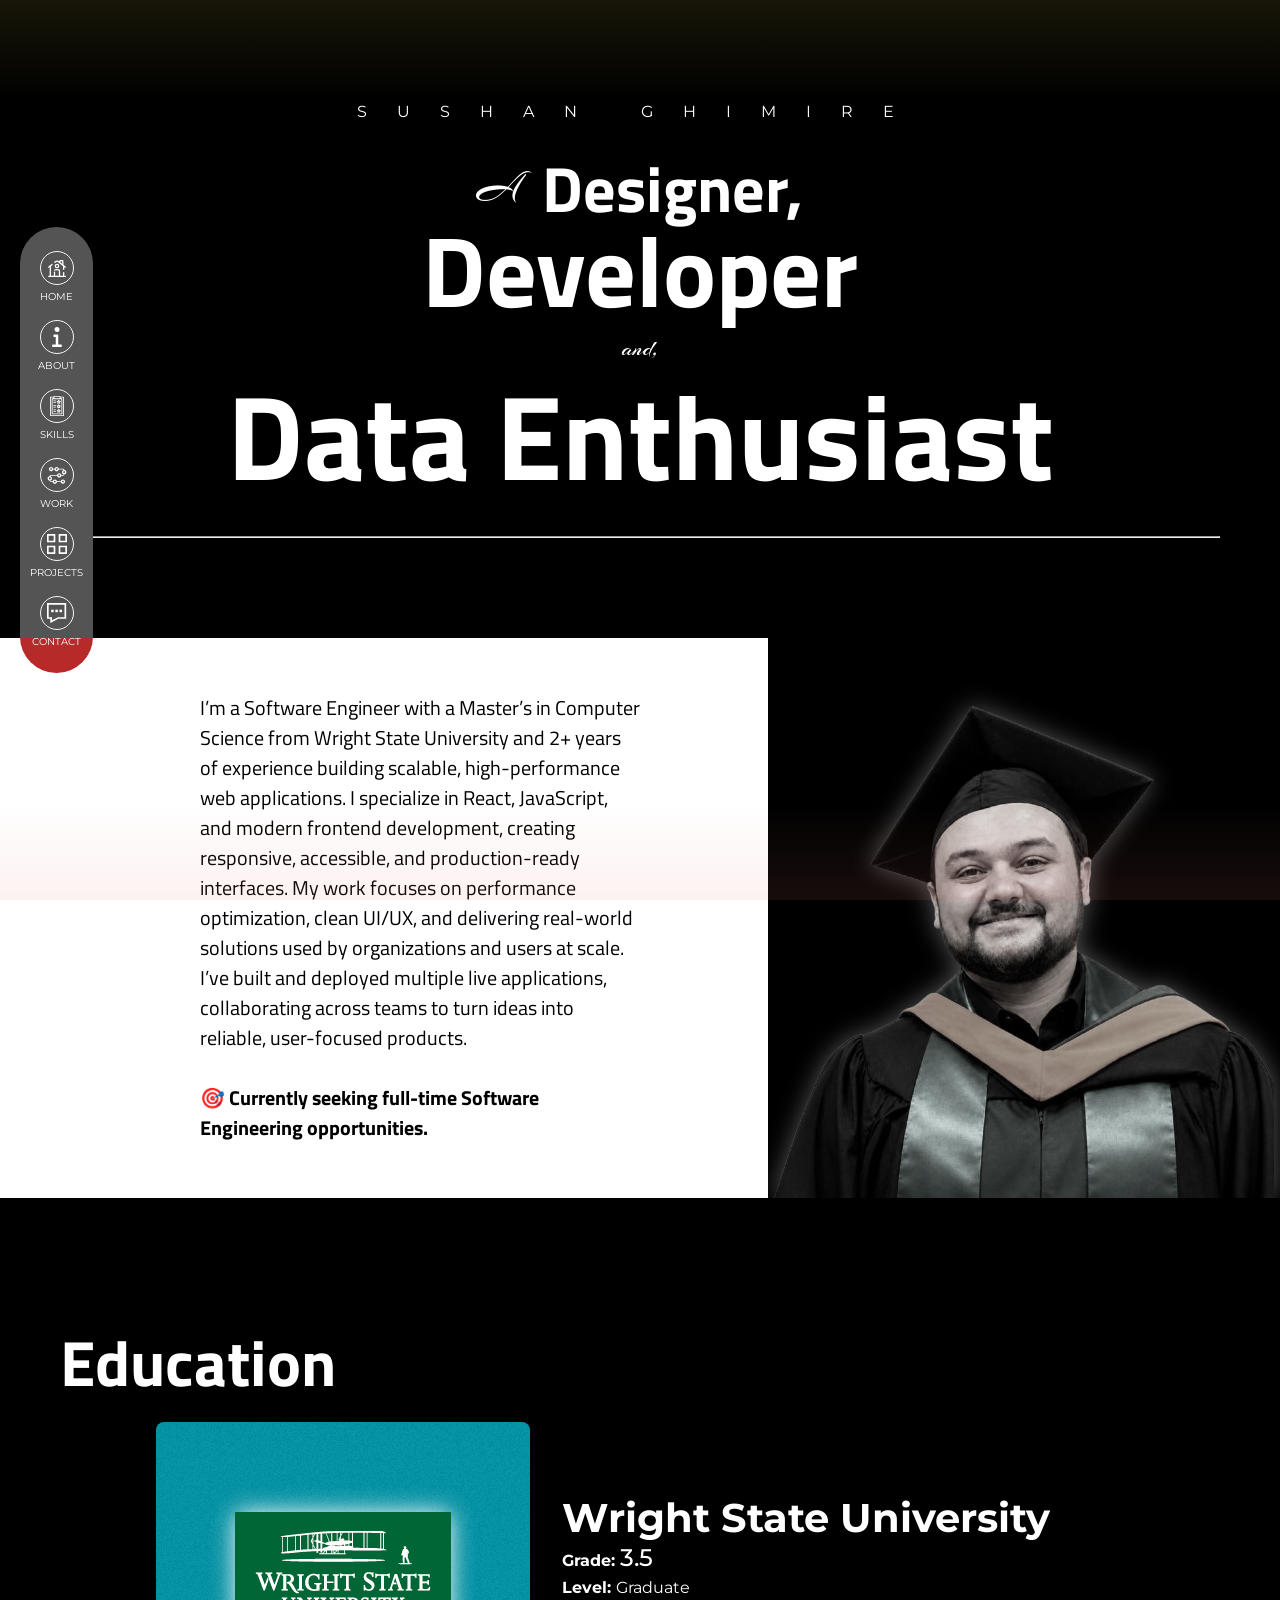
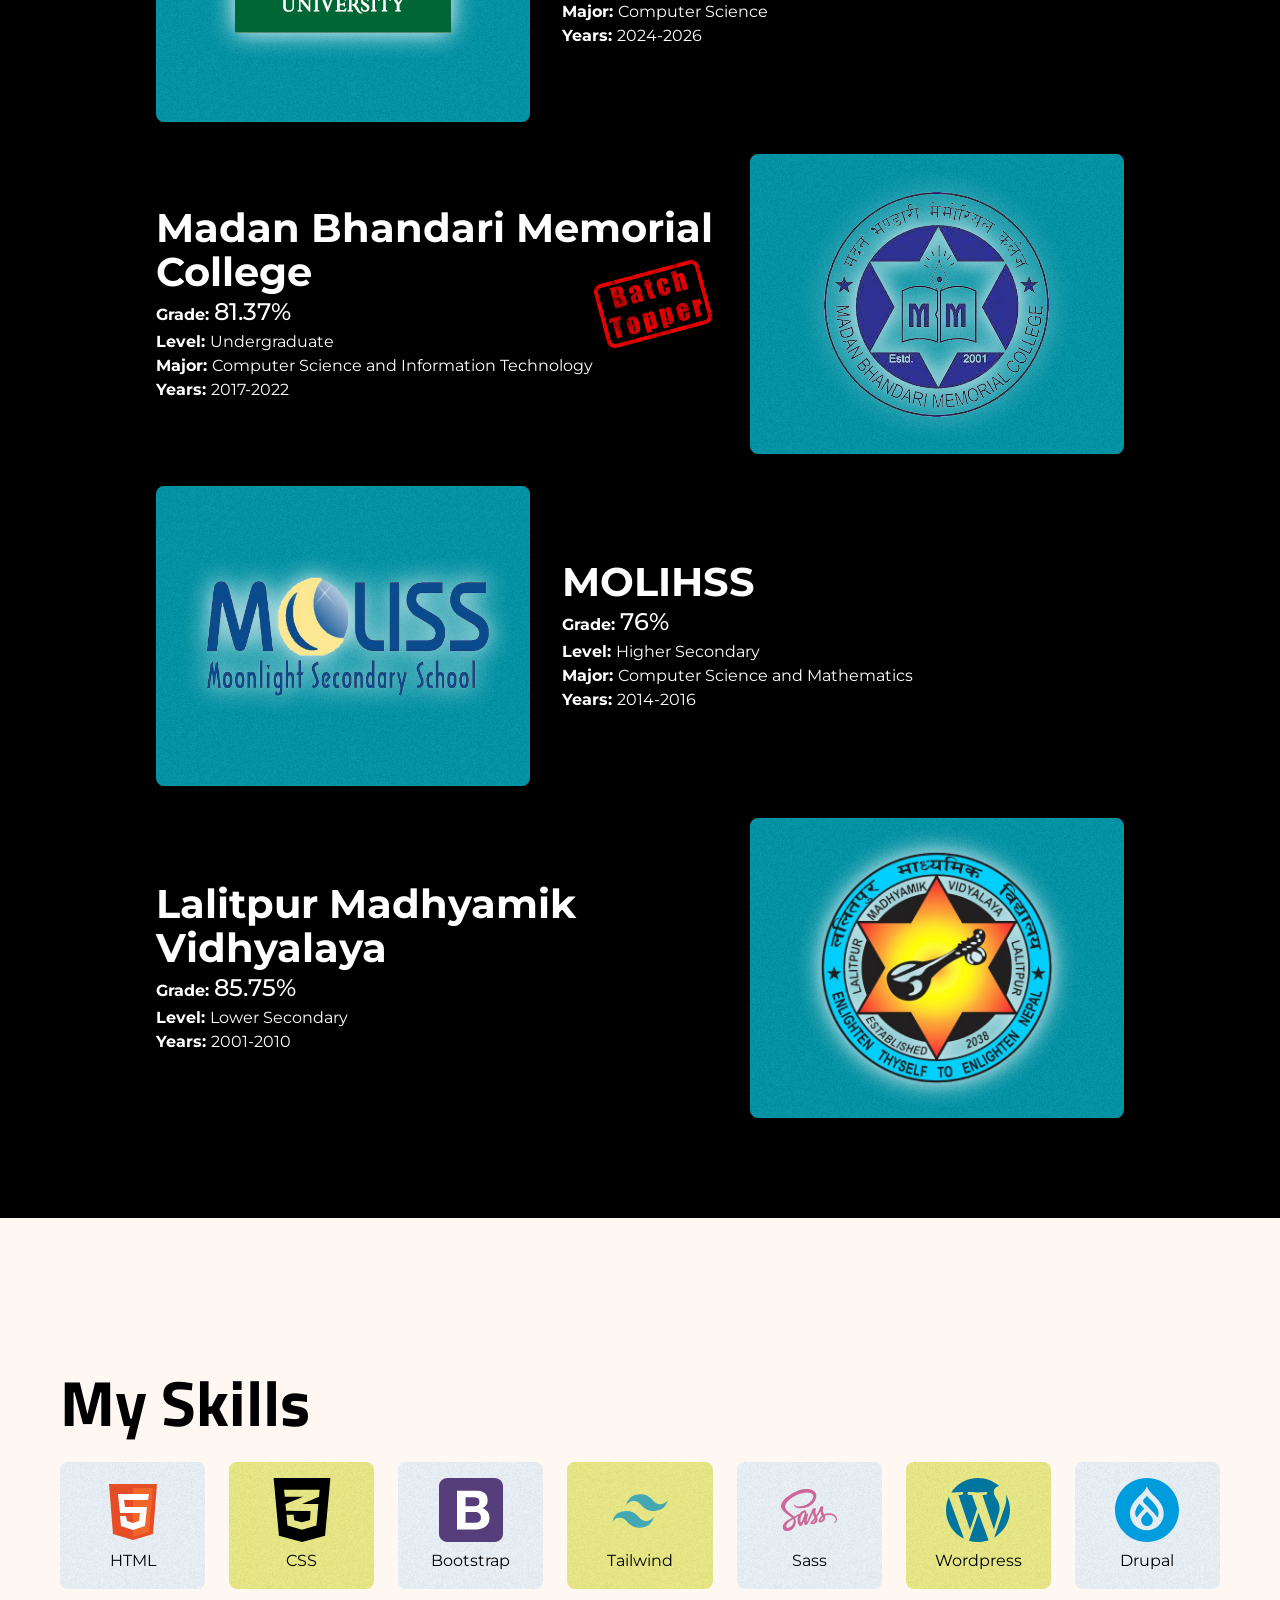
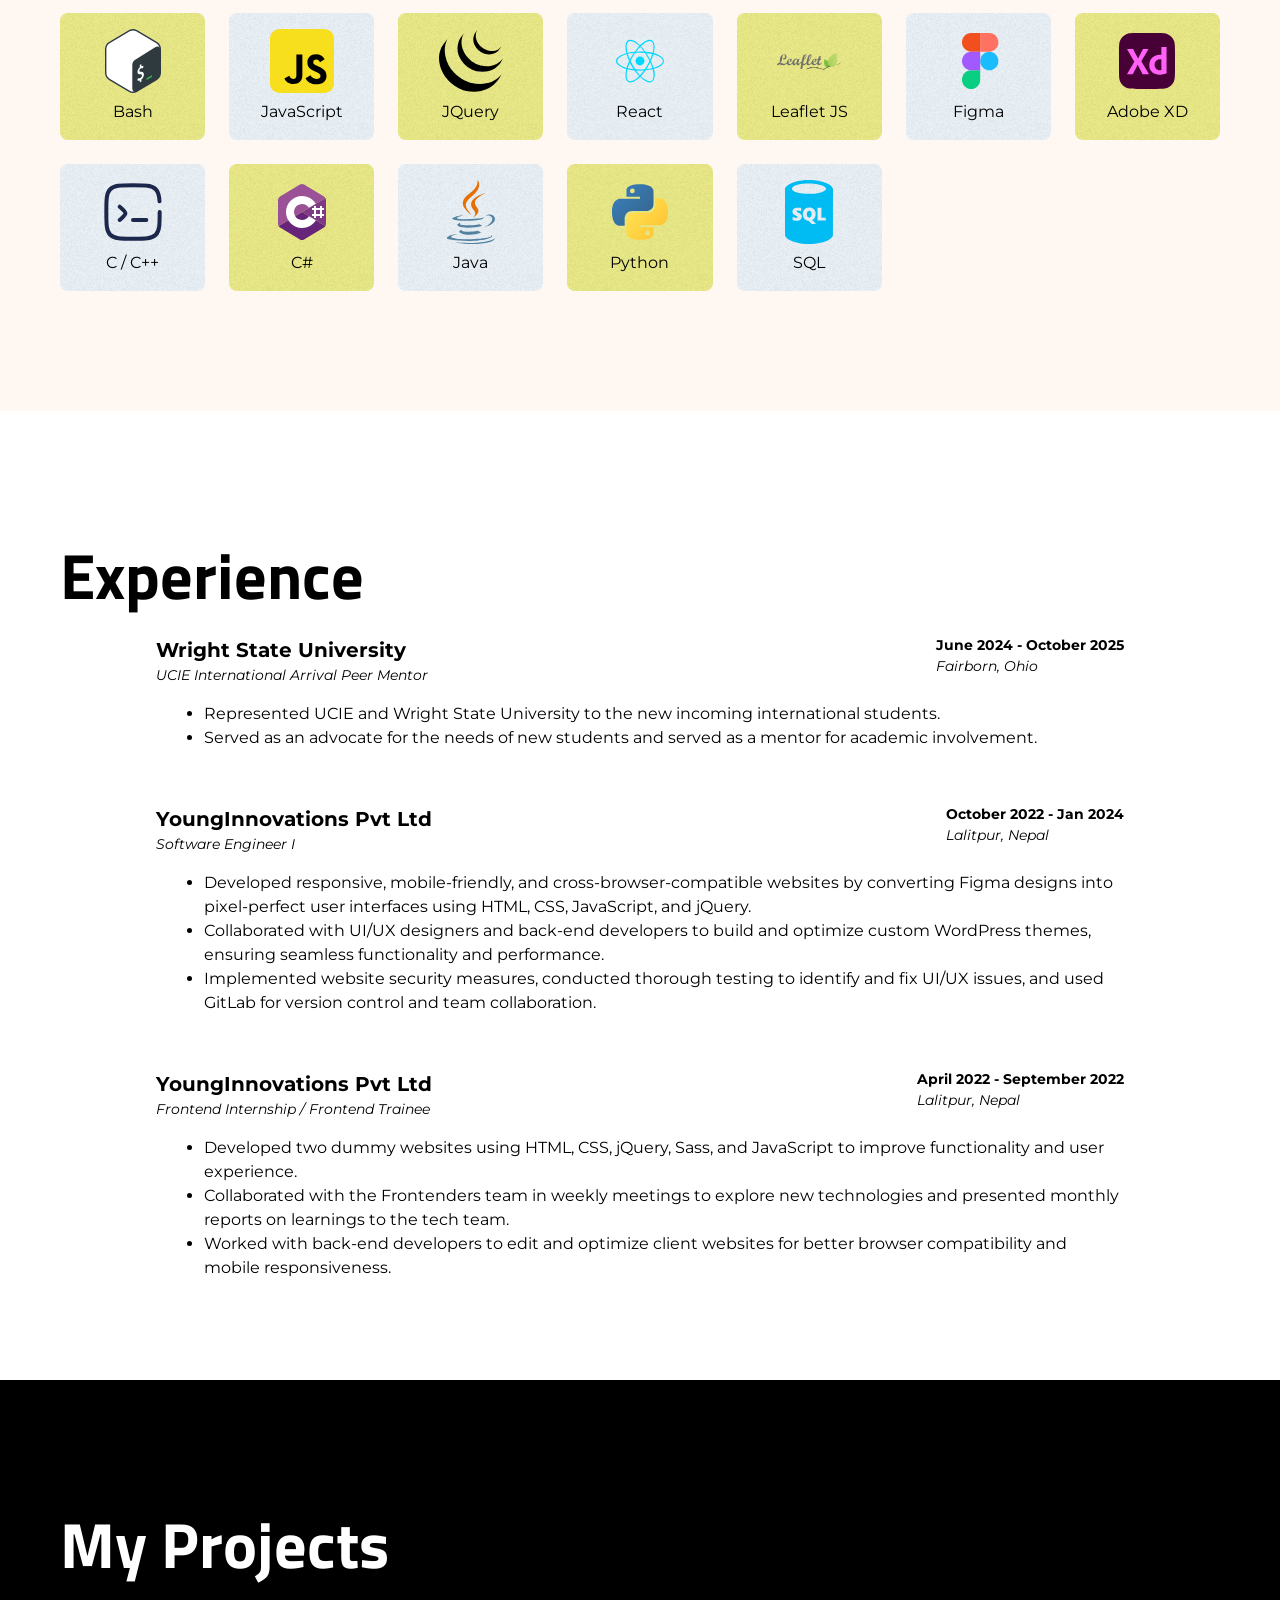
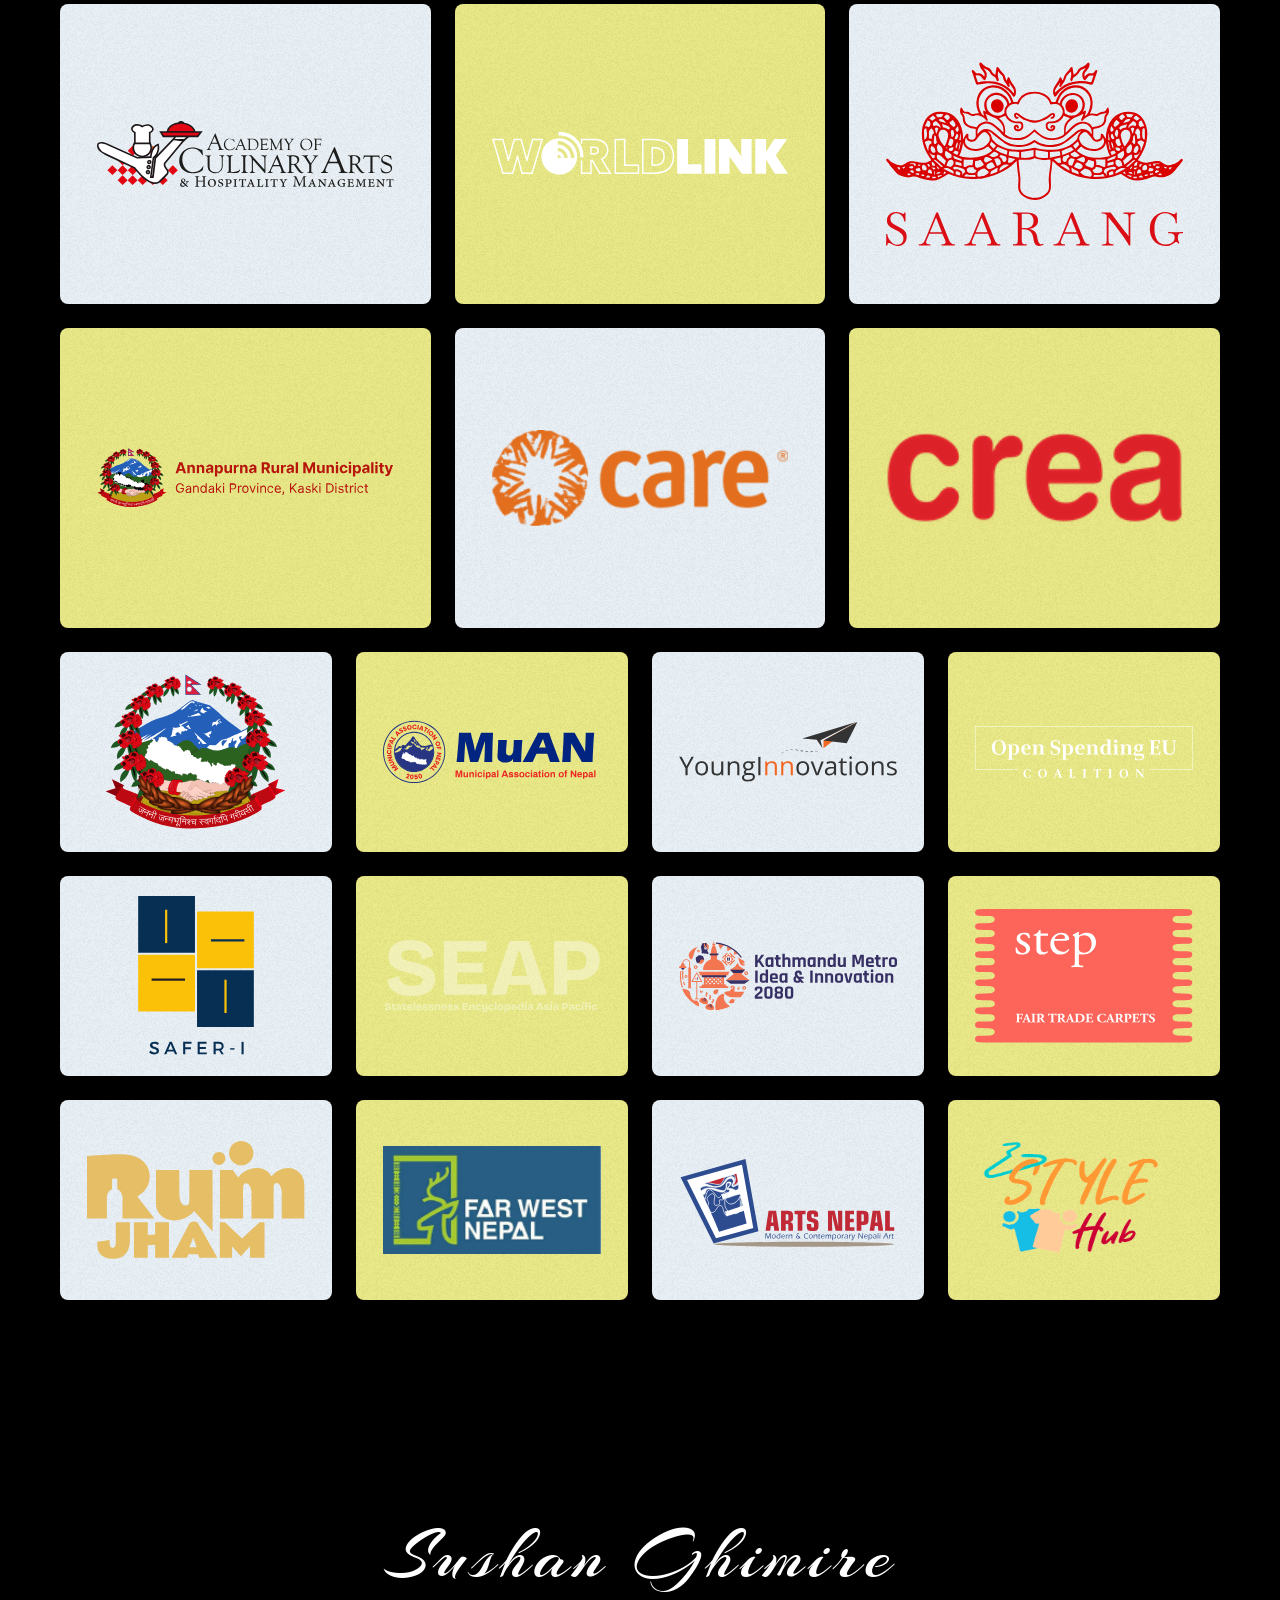
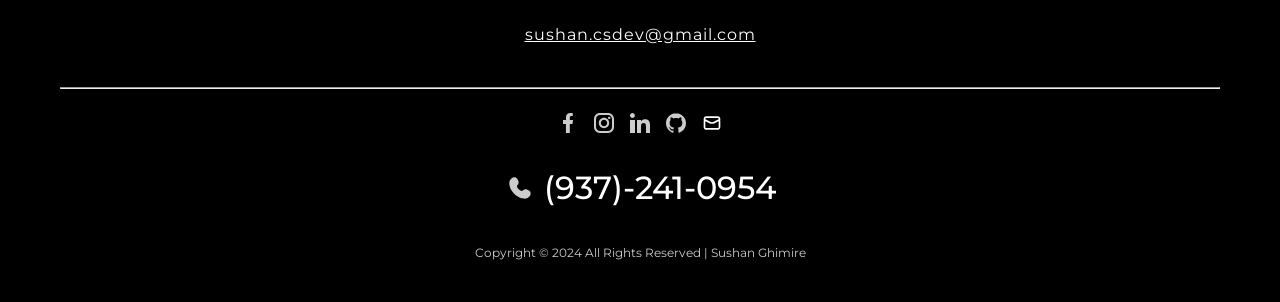
<file: index.html>
<!DOCTYPE html>
<html lang="en">

<head>
    <meta charset="UTF-8">
    <meta name="viewport" content="width=device-width, initial-scale=1.0">
    <link rel="stylesheet" href="./scss/styles.css">
    <title>Sushan's Portfolio</title>
</head>

<body>

    <!-- <div class="loader">
        <div class="load-text font-titillium">0%</div>
    </div> -->

    <div class="transparent-wrapper">

    </div>
    <div class="blur-container">

        <nav>
            <div class="nav-item nav-home">
                <div class="nav-img">
                    <img src="./img/nav-home.svg" alt="" srcset="">
                </div>
                <p class="nav-name">Home</p>
            </div>
            <div class="nav-item nav-about">
                <div class="nav-img">
                    <img src="./img/nav-about.svg" alt="" srcset="">
                </div>
                <p class="nav-name">About</p>
            </div>
            <div class="nav-item nav-skills">
                <div class="nav-img">
                    <img src="./img/nav-skills.svg" alt="" srcset="">
                </div>
                <p class="nav-name">Skills</p>
            </div>
            <div class="nav-item nav-works">
                <div class="nav-img">
                    <img src="./img/nav-work.svg" alt="" srcset="">
                </div>
                <p class="nav-name">Work</p>
            </div>
            <div class="nav-item nav-projects">
                <div class="nav-img">
                    <img src="./img/nav-projects.svg" alt="" srcset="">
                </div>
                <p class="nav-name">Projects</p>
            </div>
            <div class="nav-item nav-contact">
                <div class="nav-img">
                    <img src="./img/nav-contact.svg" alt="" srcset="">
                </div>
                <p class="nav-name">Contact</p>
            </div>
        </nav>

        <header id="header">
            <div class="header-container container">
                <p class="header-name">Sushan Ghimire</p>
                <div class="header-designation font-titillium">
                    <div class="previous">
                        <p class="a font-arizonia">A</p>
                        <p class="roles">Designer,</p>
                    </div>
                    <p class="next">Developer</p>
                    <p class="font-arizonia and">and,</p>
                    <p class="next-data">Data Enthusiast</p>
                </div>
                <hr style="color: red;">
            </div>
        </header>

        <section class="about-section">
            <div class="about-content">
                <p>I’m a Software Engineer with a Master’s in Computer Science from Wright State University and 2+ years of experience building scalable, high-performance web applications. I specialize in React, JavaScript, and modern frontend development, creating responsive, accessible, and production-ready interfaces. My work focuses on performance optimization, clean UI/UX, and delivering real-world solutions used by organizations and users at scale.
<br>
I’ve built and deployed multiple live applications, collaborating across teams to turn ideas into reliable, user-focused products.
<br>
                    <br>
                    <span style="font-weight:bold;">🎯 Currently seeking full-time Software Engineering opportunities.</span>
                </p>
            </div>
            <div class="about-image">
                <img src="./img/sushan-photo-gradbg.png" alt="Sushan photo" class="about-img">
            </div>
        </section>

        <section class="education-section">
            <div class="container">
                <p class="section-topic">Education</p>

                <div class="education-container">

                    <div class="education-item wright">
                        <div class="image">
                            <img src="./img/education/wright-state.jpg" alt="" srcset="">
                        </div>
                        <div class="detail">
                            <div>
                                <p class="name">Wright State University</p>
                                <p class="grade"><span style="font-size: 16px; font-weight: 700;">Grade: </span>3.5
                                </p>
                                <p class="level"><b>Level: </b>Graduate</p>
                                <p class="level"><b>Major: </b>Computer Science</p>
                                <p class="years"><b>Years: </b>2024-2026</p>
                            </div>
                        </div>
                    </div>

                    <div class="education-item mbm">
                        <div class="image">
                            <img src="./img/education/mbm-img.png" alt="" srcset="">
                        </div>
                        <div class="detail">
                            <img src="./img/education/topper.png" class="topper-png" alt="" srcset="">

                            <div>
                                <p class="name">Madan Bhandari Memorial College</p>
                                <p class="grade"><span style="font-size: 16px; font-weight: 700;">Grade: </span>81.37%
                                </p>
                                <p class="level"><b>Level: </b>Undergraduate</p>
                                <p class="level"><b>Major: </b>Computer Science and Information Technology</p>
                                <p class="years"><b>Years: </b>2017-2022</p>
                            </div>
                        </div>
                    </div>

                    <div class="education-item molihss">
                        <div class="image">
                            <img src="./img/education/molihss.png" alt="" srcset="">
                        </div>
                        <div class="detail">
                            <div>
                                <p class="name">MOLIHSS</p>
                                <p class="grade"><span style="font-size: 16px; font-weight: 700;">Grade: </span>76%
                                </p>
                                <p class="level"><b>Level: </b>Higher Secondary</p>
                                <p class="level"><b>Major: </b>Computer Science and Mathematics</p>
                                <p class="years"><b>Years: </b>2014-2016</p>
                            </div>
                        </div>
                    </div>

                    <div class="education-item lmv">
                        <div class="image">
                            <img src="./img/education/lmv-img.png" alt="" srcset="">
                        </div>
                        <div class="detail">
                            <div>
                                <p class="name">Lalitpur Madhyamik Vidhyalaya</p>
                                <p class="grade"><span style="font-size: 16px; font-weight: 700;">Grade: </span>85.75%
                                </p>
                                <p class="level"><b>Level: </b>Lower Secondary</p>
                                <p class="years"><b>Years: </b>2001-2010</p>
                            </div>
                        </div>
                    </div>
                </div>
            </div>
        </section>

        
        <section class="skills-section">
            <div class="container">
                <p class="section-topic">My Skills</p>
            </div>

            <div class="skills-container container">
                <div class="skills-item">
                    <div class="skill-info">
                        <img src="./img/skills/html.svg" alt="" srcset="">
                        <p class="skill-name">HTML</p>
                    </div>
                </div>
                <div class="skills-item">
                    <div class="skill-info">
                        <img src="./img/skills/css.svg" alt="" srcset="">
                        <p class="skill-name">CSS</p>
                    </div>
                </div>
                <div class="skills-item">
                    <div class="skill-info">
                        <img src="./img/skills/bootstrap.svg" alt="" srcset="">
                        <p class="skill-name">Bootstrap</p>
                    </div>
                </div>
                <div class="skills-item">
                    <div class="skill-info">
                        <img src="./img/skills/tailwind.svg" alt="" srcset="">
                        <p class="skill-name">Tailwind</p>
                    </div>
                </div>
                <div class="skills-item">
                    <div class="skill-info">
                        <img src="./img/skills/sass.svg" alt="" srcset="">
                        <p class="skill-name">Sass</p>
                    </div>
                </div>
                <div class="skills-item">
                    <div class="skill-info">
                        <img src="./img/skills/wordpress.svg" alt="" srcset="">
                        <p class="skill-name">Wordpress</p>
                    </div>
                </div>
                <div class="skills-item">
                    <div class="skill-info">
                        <img src="./img/skills/drupal.svg" alt="" srcset="">
                        <p class="skill-name">Drupal</p>
                    </div>
                </div>
                <div class="skills-item">
                    <div class="skill-info">
                        <img src="./img/skills/bash.svg" alt="" srcset="">
                        <p class="skill-name">Bash</p>
                    </div>
                </div>
                <div class="skills-item">
                    <div class="skill-info">
                        <img src="./img/skills/javascript.svg" alt="" srcset="">
                        <p class="skill-name">JavaScript</p>
                    </div>
                </div>
                <div class="skills-item">
                    <div class="skill-info">
                        <img src="./img/skills/jquery.svg" alt="" srcset="">
                        <p class="skill-name">JQuery</p>
                    </div>
                </div>
                <div class="skills-item">
                    <div class="skill-info">
                        <img src="./img/skills/react.svg" alt="" srcset="">
                        <p class="skill-name">React</p>
                    </div>
                </div>
                <div class="skills-item">
                    <div class="skill-info">
                        <img src="./img/skills/leaflet.svg" alt="" srcset="">
                        <p class="skill-name">Leaflet JS</p>
                    </div>
                </div>
                <div class="skills-item">
                    <div class="skill-info">
                        <img src="./img/skills/figma.svg" alt="" srcset="">
                        <p class="skill-name">Figma</p>
                    </div>
                </div>
                <div class="skills-item">
                    <div class="skill-info">
                        <img src="./img/skills/adobe-xd.svg" alt="" srcset="">
                        <p class="skill-name">Adobe XD</p>
                    </div>
                </div>
                
                <div class="skills-item">
                    <div class="skill-info">
                        <img src="./img/skills/cplus.svg" alt="" srcset="">
                        <p class="skill-name">C / C++</p>
                    </div>
                </div>
                <div class="skills-item">
                    <div class="skill-info">
                        <img src="./img/skills/csharp.svg" alt="" srcset="">
                        <p class="skill-name">C#</p>
                    </div>
                </div>
                
                <div class="skills-item">
                    <div class="skill-info">
                        <img src="./img/skills/java.svg" alt="" srcset="">
                        <p class="skill-name">Java</p>
                    </div>
                </div>
                
                <div class="skills-item">
                    <div class="skill-info">
                        <img src="./img/skills/python.svg" alt="" srcset="">
                        <p class="skill-name">Python</p>
                    </div>
                </div>
                <div class="skills-item">
                    <div class="skill-info">
                        <img src="./img/skills/sql.svg" alt="" srcset="">
                        <p class="skill-name">SQL</p>
                    </div>
                </div>
            </div>
        </section>

        <section class="experience-section">
            <div class="container">
                <p class="section-topic">Experience</p>
            </div>

            <div class="experience-container container">
                <div class="experience-item">
                    <div class="header">
                        <div>
                            <p class="title">Wright State University</p>
                            <p class="designation">UCIE International Arrival Peer Mentor</p>
                        </div>
                        <div class="duration">
                            <p class="time">June 2024 - October 2025</p>
                            <p class="location">Fairborn, Ohio</p>
                        </div>
                    </div>
                    <div class="desc">
                        <ul style="list-style-type:disc">
                            <li>Represented UCIE and Wright State University to the new incoming international students. </li>
                            <li>Served as an advocate for the needs of new students and served as a mentor for academic involvement.</li>
                        </ul>
                    </div>
                </div>
                <div class="experience-item">
                    <div class="header">
                        <div>
                            <p class="title">YoungInnovations Pvt Ltd </p>
                            <p class="designation">Software Engineer I</p>
                        </div>
                        <div class="duration">
                            <p class="time">October 2022 - Jan 2024</p>
                            <p class="location">Lalitpur, Nepal</p>
                        </div>
                    </div>
                    <div class="desc">
                        <ul style="list-style-type:disc">
                            <li>Developed responsive, mobile-friendly, and cross-browser-compatible websites by converting Figma designs into pixel-perfect user interfaces using HTML, CSS, JavaScript, and jQuery.</li>
                            <li>Collaborated with UI/UX designers and back-end developers to build and optimize custom WordPress themes, ensuring seamless functionality and performance.</li>
                            <li>Implemented website security measures, conducted thorough testing to identify and fix UI/UX issues, and used GitLab for version control and team collaboration.</li>
                        </ul>
                    </div>
                </div>
                <div class="experience-item">
                    <div class="header">
                        <div>
                            <p class="title">YoungInnovations Pvt Ltd </p>
                            <p class="designation">Frontend Internship / Frontend Trainee</p>
                        </div>
                        <div class="duration">
                            <p class="time">April 2022 - September 2022</p>
                            <p class="location">Lalitpur, Nepal</p>
                        </div>
                    </div>
                    <div class="desc">
                        <ul style="list-style-type:disc">
                            <li>Developed two dummy websites using HTML, CSS, jQuery, Sass, and JavaScript to improve functionality and user experience.</li>
                            <li>Collaborated with the Frontenders team in weekly meetings to explore new technologies and presented monthly reports on learnings to the tech team.</li>
                            <li>Worked with back-end developers to edit and optimize client websites for better browser compatibility and mobile responsiveness.</li>
                        </ul>
                    </div>
                </div>
            </div>
        </section>

        <section class="projects-section">
            <div class="container">
                <p class="section-topic">My Projects</p>
            </div>
            <div class="projects-container container">
                <a href="https://culinaryarts.com.np/" target="_blank">
                    <div class="projects-item aca">
                        <img src="./img/projects/aca-logo.svg" alt="" srcset="">
                        <p class="projects-name">Academy of Culinary Arts</p>
                    </div>
                </a>
                <a href="https://worldlink.com.np/" target="_blank">
                    <div class="projects-item worldlink">
                        <img src="./img/projects/worldlink-logo.svg" alt="" srcset="">
                        <p class="projects-name">WorldLink Website</p>
                    </div>
                </a>
                <a href="https://saarang.com.np/" target="_blank">
                    <div class="projects-item saarang">
                        <img src="./img/projects/saarang-logo.svg" alt="" srcset="">
                        <p class="projects-name">The Saarang</p>
                    </div>
                </a>
                <a href="https://visit.annapurnamunkaski.org/" target="_blank">
                    <div class="projects-item arm">
                        <img src="./img/projects/arm-logo.svg" alt="" srcset="">
                        <p class="projects-name">Annapurna Rural Municipality - Tourism Portal</p>
                    </div>
                </a>
                <a href="https://carenepal.org/" target="_blank">
                    <div class="projects-item carenepal">
                        <img src="./img/projects/carenepal-logo.png" alt="" srcset="">
                        <p class="projects-name">Care Nepal</p>
                    </div>
                </a>
                <a href="https://creaworld.org/sexuality-disability/" target="_blank">
                    <div class="projects-item crea">
                        <img src="./img/projects/crea-logo.png" alt="" srcset="">
                        <p class="projects-name">CreaWorld - Sexuality Disability</p>
                    </div>
                </a>
            </div>

            <!-- Secondary projects  -->
            <div class="secondary-projects-container container">
                <a href="https://elearning.ndrrma.gov.np/" target="_blank">
                    <div class="secondary-projects-item ndrrma">
                        <img src="./img/projects/ndrrma-logo.svg" alt="" srcset="">
                        <p class="secondary-projects-name">NDRRMA E-learning</p>
                    </div>
                </a>
                <a href="https://muannepal.org.np/kmp" target="_blank">
                    <div class="secondary-projects-item muan">
                        <img src="./img/projects/muan-logo.svg" alt="" srcset="">
                        <p class="secondary-projects-name">Muan - Municipality Association of Nepal</p>
                    </div>
                </a>
                <a href="https://profile.yipl.com.np/" target="_blank">
                    <div class="secondary-projects-item yipl">
                        <img src="./img/projects/yiplprofile-logo.svg" alt="" srcset="">
                        <p class="secondary-projects-name">Yipl Profile</p>
                    </div>
                </a>
                <a href="https://www.open-spending.eu/" target="_blank">
                    <div class="secondary-projects-item openspending">
                        <img src="./img/projects/openspending-logo.svg" alt="" srcset="">
                        <p class="secondary-projects-name">Open Spending EU coalition</p>
                    </div>
                </a>

                <a href="https://safer-i.org/" target="_blank">
                    <div class="secondary-projects-item safer">
                        <img src="./img/projects/safer-logo.svg" alt="" srcset="">
                        <p class="secondary-projects-name">Safer I - Campaign</p>
                    </div>
                </a>
                <a href="https://seap.yipl.net/" target="_blank">
                    <div class="secondary-projects-item seap">
                        <img src="./img/projects/seap-logo.svg" alt="" srcset="">
                        <p class="secondary-projects-name">SEAP - Statelessness Encyclopedia Asia Pacific</p>
                    </div>
                </a>
                <a href="https://kmii2080.org/" target="_blank">
                    <div class="secondary-projects-item kmii">
                        <img src="./img/projects/kmii-logo.svg" alt="" srcset="">
                        <p class="secondary-projects-name">Kathmandu Metro Idea and Innovation 2080</p>
                    </div>
                </a>
                <a href="https://label-step.org/" target="_blank">
                    <div class="secondary-projects-item label">
                        <img src="./img/projects/label-step.svg" alt="" srcset="">
                        <p class="secondary-projects-name">Label Step</p>
                    </div>
                </a>
                <a href="https://rumjham.yipl.net/" target="_blank">
                    <div class="secondary-projects-item rumjham">
                        <img src="./img/projects/rumjham.svg" alt="" srcset="">
                        <p class="secondary-projects-name">RumJham Website</p>
                    </div>
                </a>
                <a href="https://sudurpashchim.yipl.net/products/" target="_blank">
                    <div class="secondary-projects-item farwest">
                        <img src="./img/projects/farwest-logo.jpg" alt="" srcset="">
                        <p class="secondary-projects-name">Sudurpaschim Tourism Products</p>
                    </div>
                </a>
                <a href="https://eartsnepal.com/" target="_blank">
                    <div class="secondary-projects-item eartsnepal">
                        <img src="./img/projects/earts-logo.svg" alt="" srcset="">
                        <p class="secondary-projects-name">E-arts Nepal</p>
                    </div>
                </a>
                <a href="https://sushanghimire-151.github.io/StyleHubProject/" target="_blank">
                    <div class="secondary-projects-item stylehub">
                        <img src="./img/projects/stylehub.png" alt="" srcset="">
                        <p class="secondary-projects-name">StyleHub</p>
                    </div>
                </a>

            </div>
        </section>

        <footer class="">
            <div class="footer-container container">
                <!-- <p class="footer-name font-titillium">Sushan Ghimire</p> -->
                <p class="footer-sign font-arizonia">Sushan Ghimire</p>
                <div class="footer-mail">
                    <a href="mailto:sushan.csdev@gmail.com">
                        sushan.csdev@gmail.com
                    </a>
                </div>
                <hr>

                <div class="footer-socials">
                    <div class="facebook">
                        <a href="https://www.facebook.com/sushan.ghimire.98/" target="_blank">
                            <img src="./img/facebook.svg" alt="" srcset="" class="footer-icon">
                        </a>
                    </div>
                    <div class="instagram">
                        <a href="https://www.instagram.com/sushan.ghimire/" target="_blank">
                            <img src="./img/instagram.svg" alt="" srcset="" class="footer-icon">
                        </a>
                    </div>
                    <div class="linkedin">
                        <a href="https://www.linkedin.com/in/sushan-ghimire-90b80b180/" target="_blank">
                            <img src="./img/linkedin.svg" alt="" srcset="" class="footer-icon">
                        </a>
                    </div>
                    <div class="github">
                        <a href="https://github.com/Sushanghimire-151" target="_blank">
                            <img src="./img/github.svg" alt="" srcset="" class="footer-icon">
                        </a>
                    </div>
                    <div class="mail">
                        <a href="mailto:sushan.csdev@gmail.com">
                            <img src="./img/mail.svg" alt="" srcset="" class="footer-icon">
                        </a>
                    </div>
                </div>

                <a href="tel:+19372410954">
                    <div class="footer-number">
                        <img src="./img/phone.svg" alt="" srcset="" class="footer-icon-phone">
                        <p>(937)-241-0954</p>
                    </div>
                </a>
            </div>
            <p class="footer-copyright">
                Copyright © 2024 All Rights Reserved | Sushan Ghimire
            </p>
        </footer>
    </div>
</body>

<script src="https://cdnjs.cloudflare.com/ajax/libs/jquery/3.6.0/jquery.min.js"
    integrity="sha512-894YE6QWD5I59HgZOGReFYm4dnWc1Qt5NtvYSaNcOP+u1T9qYdvdihz0PPSiiqn/+/3e7Jo4EaG7TubfWGUrMQ=="
    crossorigin="anonymous" referrerpolicy="no-referrer"></script>
<script src="./js/index.js"></script>


</html>
</file>
<file: scss/styles.css>
/** Breakpoint-mixin **/
/**
** Example code for max-width
**/
@import url("https://fonts.googleapis.com/css2?family=Arizonia&family=Montserrat:ital,wght@0,100..900;1,100..900&family=Titillium+Web:ital,wght@0,200;0,300;0,400;0,600;0,700;0,900;1,200;1,300;1,400;1,600;1,700&display=swap");
.example-header {
  padding: 20px;
  font-size: 16px;
}
@media only screen and (max-width: 639px) {
  .example-header {
    padding-top: 30px;
    font-size: 22px;
  }
}

* {
  margin: 0;
  padding: 0;
  box-sizing: border-box;
}

html {
  scroll-behavior: smooth;
}

body {
  font: normal normal normal 16px/1.5 "Montserrat", sans-serif;
}

svg {
  height: 1em;
}

ul {
  list-style-type: none;
}

a {
  text-decoration: none;
}

.font-mont {
  font-family: "Montserrat", sans-serif;
}

.font-arizonia {
  font-family: "Arizonia", cursive;
}

.font-titillium {
  font-family: "Titillium Web", sans-serif;
}

::-webkit-scrollbar {
  display: none;
}

.container {
  max-width: 1160px;
  margin-left: auto;
  margin-right: auto;
}

nav {
  background-color: black;
  position: fixed;
  top: 50%;
  left: 20px;
  padding: 24px 10px;
  border-radius: 45px;
  transform: translateY(-50%);
  mix-blend-mode: luminosity;
  background-color: rgb(197, 36, 36);
  -webkit-backdrop-filter: blur(100px);
          backdrop-filter: blur(100px);
  z-index: 20;
}
@media only screen and (max-width: 1023px) {
  nav {
    display: none;
  }
}

.nav-img {
  padding: 6px;
  border: 1px solid whitesmoke;
  border-radius: 50%;
  display: flex;
  align-items: center;
  justify-content: center;
  height: 34px;
  width: 34px;
  transition: 0.3s;
}
.nav-img img {
  height: 20px;
  width: 20px;
}
.nav-item {
  display: flex;
  justify-content: center;
  align-items: center;
  flex-direction: column;
}
.nav-item:not(:first-child) {
  margin-top: 16px;
}
.nav-item:hover {
  cursor: pointer;
}
.nav-item:hover .nav-img {
  border: 2px solid #EDE6D6;
}
.nav-item:hover .nav-name {
  color: #fff4d9;
}
.nav-name {
  text-transform: uppercase;
  font-size: 10px;
  color: white;
  margin-top: 4px;
  transition: 0.3s;
}

header {
  background: black;
  color: white;
}
header:hover .header-name {
  letter-spacing: 36px;
  color: rgb(238, 113, 113);
}

.header-container {
  text-align: center;
}
.header-name {
  text-transform: uppercase;
  letter-spacing: 30px;
  margin-bottom: 32px;
  transition: all 2s ease-out;
}
@media only screen and (max-width: 639px) {
  .header-name {
    letter-spacing: 8px;
  }
}
.header-designation {
  margin-bottom: 40px;
}
.header-designation .previous {
  display: flex;
  align-items: center;
  justify-content: center;
}
.header-designation .previous .a {
  font-size: 40px;
  margin-right: 24px;
}
@media only screen and (max-width: 639px) {
  .header-designation .previous .a {
    font-size: 32px;
    margin-right: 16px;
  }
}
.header-designation .and {
  font-size: 24px;
  margin-top: 10px;
  margin-bottom: 10px;
}
@media only screen and (max-width: 639px) {
  .header-designation .and {
    margin: 0;
  }
}
.header-designation .roles {
  font-size: 64px;
  line-height: 100%;
  font-weight: 700;
}
@media only screen and (max-width: 639px) {
  .header-designation .roles {
    font-size: 48px;
  }
}
.header-designation .next {
  font-size: 100px;
  line-height: 100%;
  font-weight: 700;
}
@media only screen and (max-width: 639px) {
  .header-designation .next {
    font-size: 64px;
  }
}
.header-designation .next-data {
  font-size: 120px;
  line-height: 100%;
  font-weight: 700;
}
@media only screen and (max-width: 639px) {
  .header-designation .next-data {
    font-size: 64px;
  }
}
@media only screen and (max-width: 639px) {
  .header-designation {
    margin-bottom: 24px;
    margin-top: 40px;
  }
}

footer {
  background-color: black;
  color: white;
  text-align: center;
  padding: 100px 0 40px 0;
}
@media only screen and (max-width: 639px) {
  footer {
    padding: 32px;
  }
}

.footer-container {
  text-align: center;
}
.footer-name {
  font-size: 80px;
}
.footer-sign {
  font-size: 74px;
  letter-spacing: 5px;
}
.footer-socials {
  display: flex;
  align-items: center;
  justify-content: center;
  padding: 24px 0;
  -moz-column-gap: 16px;
       column-gap: 16px;
}
.footer-icon {
  height: auto;
  width: 20px;
  transition: all 1s ease;
  cursor: pointer;
}
.footer-icon:hover {
  scale: 1.1;
}
.footer-icon-phone {
  height: 32px;
  width: auto;
  transition: all 1s ease;
}
.footer-number {
  font-size: 32px;
  font-weight: 500;
  color: white;
  display: flex;
  justify-content: center;
  align-items: center;
  -moz-column-gap: 8px;
       column-gap: 8px;
  transition: all 1s ease-in-out;
}
.footer-number:hover {
  letter-spacing: 2px;
}
.footer-number:hover img {
  scale: 1.1;
}
.footer-mail {
  margin-top: 12px;
  margin-bottom: 40px;
}
.footer-mail a {
  color: white;
  text-decoration: underline;
  transition: all 1s ease-in-out;
  letter-spacing: 1px;
}
.footer-mail a:hover {
  letter-spacing: 3px;
}
.footer-copyright {
  font-size: 12px;
  color: white;
  margin-top: 32px;
  opacity: 0.8;
}

/************************************** 
********* Some generic styles
***************************************/
html {
  scroll-behavior: smooth;
}

header {
  padding: 100px 0;
}
@media only screen and (max-width: 1023px) {
  header {
    padding: 32px;
  }
}

.section-topic {
  color: white;
  font-size: 64px;
  font-weight: 700;
  font-family: "Titillium Web", sans-serif;
  padding: 16px 0 12px;
}
@media only screen and (max-width: 639px) {
  .section-topic {
    font-size: 48px;
  }
}

/************************************** 
********* Transparent type effect
***************************************/
.transparent-wrapper {
  position: fixed;
  height: 100%;
  width: 100%;
  z-index: 50;
  pointer-events: none;
}

.transparent-wrapper:before,
.transparent-wrapper:after {
  content: "";
  position: absolute;
  left: 0;
  right: 0;
  height: 100px;
}

.transparent-wrapper:before {
  top: 0;
  background-image: linear-gradient(to bottom, rgba(231, 216, 76, 0.1), rgba(255, 255, 255, 0));
}

.transparent-wrapper:after {
  bottom: 0;
  /* Use your background color, assuming white: */
  background-image: linear-gradient(to top, rgba(231, 124, 124, 0.1), rgba(255, 255, 255, 0));
}

/************************************** 
********* About Section
***************************************/
.about-section {
  display: grid;
  grid-template-columns: 3fr 2fr;
}
@media only screen and (max-width: 639px) {
  .about-section {
    grid-template-columns: 1fr;
  }
}
.about-section:hover img {
  filter: drop-shadow(0 0 1.1rem rgb(120, 120, 120)) grayscale(0);
}
.about-content {
  display: flex;
  justify-content: center;
  align-items: center;
  padding: 0px 128px 0px 200px;
  position: relative;
}
@media only screen and (max-width: 639px) {
  .about-content {
    padding: 32px;
  }
}
.about-content p {
  font-family: "Titillium Web", sans-serif;
  font-size: 20px;
}
.about-image {
  background-color: black;
  padding-top: 60px;
  display: flex;
  justify-content: center;
  overflow: hidden;
}
.about-image img {
  transition: all 1s ease-in-out;
  filter: drop-shadow(0 0 0.75rem rgb(85, 85, 85)) grayscale(0.9);
}
@media only screen and (max-width: 639px) {
  .about-image img {
    height: 100%;
  }
}
@media only screen and (max-width: 639px) {
  .about-image {
    grid-row-start: 1;
    display: block;
    padding-top: 0px;
  }
}

/************************************** 
********* Projects Section
***************************************/
.projects-section {
  background-color: black;
  padding: 100px 0;
}
@media only screen and (max-width: 639px) {
  .projects-section {
    padding: 16px 16px 32px;
  }
}
.projects-container {
  display: grid;
  gap: 24px;
  grid-template-columns: repeat(3, minmax(0, 1fr));
}
@media only screen and (max-width: 639px) {
  .projects-container {
    grid-template-columns: repeat(1, minmax(0, 1fr));
    gap: 16px;
  }
}
.projects-container > :nth-child(even) .projects-item {
  background: #e8e885 url("../../img/noise.png");
}
.projects-container > :nth-child(odd) .projects-item {
  background: #e8eff5 url("../../img/noise.png");
}
.projects-item {
  border-radius: 8px;
  height: 300px;
  display: flex;
  justify-content: center;
  align-items: center;
  transition: all 0.5s ease-in-out;
  position: relative;
}
@media only screen and (max-width: 639px) {
  .projects-item {
    height: 244px;
  }
}
.projects-item::before {
  position: absolute;
  content: "";
  opacity: 0;
  transition: all 0.5s ease-in-out;
  height: 100%;
  width: 100%;
  border-radius: 8px;
}
.projects-item:hover {
  margin-top: -5px;
  margin-bottom: 5px;
  cursor: url("../../img/visit.png"), pointer;
}
.projects-item:hover .projects-name {
  opacity: 1;
  transform: translateY(-20px);
}
.projects-item:hover:before {
  background: rgba(21, 20, 20, 0.9);
  opacity: 1;
}
.projects-item img {
  height: auto;
  max-width: 80%;
  width: 80%;
}
.projects-name {
  position: absolute;
  top: 50px;
  left: 20px;
  color: #e2c280;
  font-size: 32px;
  font-weight: 700;
  opacity: 0;
  transition: all 0.5s ease-in-out;
  transform: translateY(0);
}

.secondary-projects-section {
  background-color: black;
  padding: 100px 0;
}
.secondary-projects-container {
  margin-top: 24px;
  display: grid;
  gap: 24px;
  grid-template-columns: repeat(4, minmax(0, 1fr));
}
@media only screen and (max-width: 639px) {
  .secondary-projects-container {
    grid-template-columns: repeat(2, minmax(0, 1fr));
    gap: 16px;
  }
}
.secondary-projects-container > :nth-child(even) .secondary-projects-item {
  background: #e8e885 url("../../img/noise.png");
}
.secondary-projects-container > :nth-child(odd) .secondary-projects-item {
  background: #e8eff5 url("../../img/noise.png");
}
.secondary-projects-item {
  border-radius: 8px;
  height: 200px;
  display: flex;
  justify-content: center;
  align-items: center;
  transition: all 0.5s ease-in-out;
  position: relative;
}
.secondary-projects-item::before {
  position: absolute;
  content: "";
  opacity: 0;
  transition: all 0.5s ease-in-out;
  height: 100%;
  width: 100%;
  border-radius: 8px;
}
.secondary-projects-item:hover {
  margin-top: -5px;
  margin-bottom: 5px;
  cursor: pointer;
  cursor: url("../../img/visit.png"), auto;
}
.secondary-projects-item:hover .secondary-projects-name {
  opacity: 1;
  transform: translateY(-20px);
}
.secondary-projects-item:hover:before {
  background: rgba(21, 20, 20, 0.9);
  opacity: 1;
}
.secondary-projects-item img {
  height: auto;
  max-width: 80%;
  width: 80%;
  max-height: 80%;
}
.secondary-projects-name {
  position: absolute;
  top: 50px;
  left: 12px;
  color: #e2c280;
  font-size: 16px;
  font-weight: 700;
  opacity: 0;
  transition: all 0.5s ease-in-out;
  transform: translateY(0);
}

.education-section {
  background-color: black;
  padding: 100px 0px;
}
@media only screen and (max-width: 639px) {
  .education-section {
    padding: 32px 16px;
  }
}
.education-container {
  max-width: 968px;
  margin: auto;
}
.education-item {
  display: grid;
}
.education-item:not(:first-child) {
  margin-top: 32px;
}
.education-item:nth-child(odd) {
  grid-template-columns: 2fr 3fr;
  -moz-column-gap: 32px;
       column-gap: 32px;
}
@media only screen and (max-width: 639px) {
  .education-item:nth-child(odd) {
    grid-template-columns: 1fr;
  }
}
.education-item:nth-child(even) {
  grid-template-columns: 3fr 2fr;
  -moz-column-gap: 32px;
       column-gap: 32px;
  grid-auto-flow: dense;
}
@media only screen and (max-width: 639px) {
  .education-item:nth-child(even) {
    grid-template-columns: 1fr;
  }
}
.education-item:nth-child(even) .image {
  grid-column-start: 2;
}
@media only screen and (max-width: 639px) {
  .education-item:nth-child(even) .image {
    grid-column-start: 1;
  }
}
.education-item:nth-child(even) .detail {
  grid-column-start: 1;
}
.education-item:hover .image img:not(.topper-png) {
  scale: 1.1;
}
.education-item .image {
  background: rgb(0, 146, 165) url("../../img/noise.png");
  display: flex;
  justify-content: center;
  align-items: center;
  border-radius: 8px;
  min-height: 300px;
}
@media only screen and (max-width: 639px) {
  .education-item .image {
    height: 164px;
    min-height: auto;
  }
}
.education-item .image img {
  max-width: 80%;
  max-height: 80%;
  filter: drop-shadow(0 0 0.75rem rgb(250, 250, 250));
  transition: all 2s ease-in-out;
}
.education-item .detail {
  color: white;
  display: flex;
  align-items: center;
}
.education-item .detail .name {
  font-size: 40px;
  font-weight: 700;
  line-height: 1.1;
}
@media only screen and (max-width: 639px) {
  .education-item .detail .name {
    margin-top: 24px;
    margin-bottom: 16px;
    font-size: 32px;
    line-height: 1;
  }
}
.education-item .detail .grade {
  font-size: 24px;
  font-weight: 500;
}
@media only screen and (max-width: 639px) {
  .education-item .detail .grade {
    font-size: 16px;
  }
}
.education-item.mbm .detail {
  position: relative;
}
.education-item.mbm .detail .topper-png {
  position: absolute;
  height: 100px;
  top: 50%;
  right: 0;
  transform: translateY(-50%);
}

.skills-section {
  padding: 120px 0;
  background-color: rgb(255, 247, 242);
}
.skills-section .section-topic {
  color: black;
}
@media only screen and (max-width: 639px) {
  .skills-section {
    padding: 48px 16px;
  }
}
.skills-container {
  display: grid;
  gap: 24px;
  grid-template-columns: repeat(7, minmax(0, 1fr));
}
@media only screen and (max-width: 639px) {
  .skills-container {
    grid-template-columns: repeat(3, minmax(0, 1fr));
  }
}
.skills-container .skills-item:nth-child(even) {
  background: #e8e885 url("../../img/noise.png");
}
.skills-container .skills-item:nth-child(odd) {
  background: #e8eff5 url("../../img/noise.png");
}
.skills-item {
  border-radius: 8px;
  padding: 16px;
  display: flex;
  justify-content: center;
  align-items: center;
  transition: all 0.5s ease-in-out;
}
.skills-item .skill-info {
  text-align: center;
}
.skills-item img {
  height: 64px;
}
.skills-item .skill-name {
  text-align: center;
}

.experience-section {
  padding: 100px 0px;
}
@media only screen and (max-width: 639px) {
  .experience-section {
    padding: 16px 16px 32px;
  }
}
.experience-section .section-topic {
  color: black;
}
.experience-container {
  max-width: 968px;
  margin: auto;
  display: flex;
  flex-direction: column;
  gap: 54px;
}
@media only screen and (max-width: 639px) {
  .experience-container {
    gap: 32px;
  }
}
.experience-item .header {
  display: flex;
  justify-content: space-between;
}
@media only screen and (max-width: 639px) {
  .experience-item .header {
    display: block;
  }
}
.experience-item .title {
  font-size: 20px;
  font-weight: 700;
}
.experience-item .designation {
  font-size: 14px;
  font-style: italic;
}
.experience-item .duration {
  font-size: 14px;
}
.experience-item .duration .time {
  font-weight: 700;
}
.experience-item .duration .location {
  font-style: italic;
}
.experience-item .desc {
  margin-top: 16px;
  margin-left: 48px;
}
@media only screen and (max-width: 639px) {
  .experience-item .desc {
    margin-left: 28px;
    font-size: 14px;
  }
}

.slick-slider {
  position: relative;
  display: block;
  box-sizing: border-box;
  -webkit-touch-callout: none;
  -webkit-user-select: none;
     -moz-user-select: none;
          user-select: none;
  touch-action: pan-y;
  -webkit-tap-highlight-color: transparent;
}

.slick-list {
  position: relative;
  display: block;
  margin: 0;
  padding: 0;
  overflow: hidden;
}
.slick-list:focus {
  outline: none;
}
.slick-list.dragging {
  cursor: pointer;
  cursor: hand;
}

.slick-slider .slick-track,
.slick-slider .slick-list {
  transform: translate3d(0, 0, 0);
}

.slick-track {
  position: relative;
  top: 0;
  left: 0;
  display: block;
  margin-right: auto;
  margin-left: auto;
}
.slick-track:before, .slick-track:after {
  display: table;
  content: "";
}
.slick-track:after {
  clear: both;
}
.slick-loading .slick-track {
  visibility: hidden;
}

.slick-slide {
  display: none;
  float: left;
  height: 100%;
  min-height: 1px;
}
[dir=rtl] .slick-slide {
  float: right;
}
.slick-slide img {
  display: block;
}
.slick-slide.slick-loading img {
  display: none;
}
.slick-slide.dragging img {
  pointer-events: none;
}
.slick-initialized .slick-slide {
  display: block;
}
.slick-loading .slick-slide {
  visibility: hidden;
}
.slick-vertical .slick-slide {
  display: block;
  height: auto;
  border: 1px solid transparent;
}

.slick-arrow.slick-hidden {
  display: none;
}/*# sourceMappingURL=styles.css.map */
</file>
